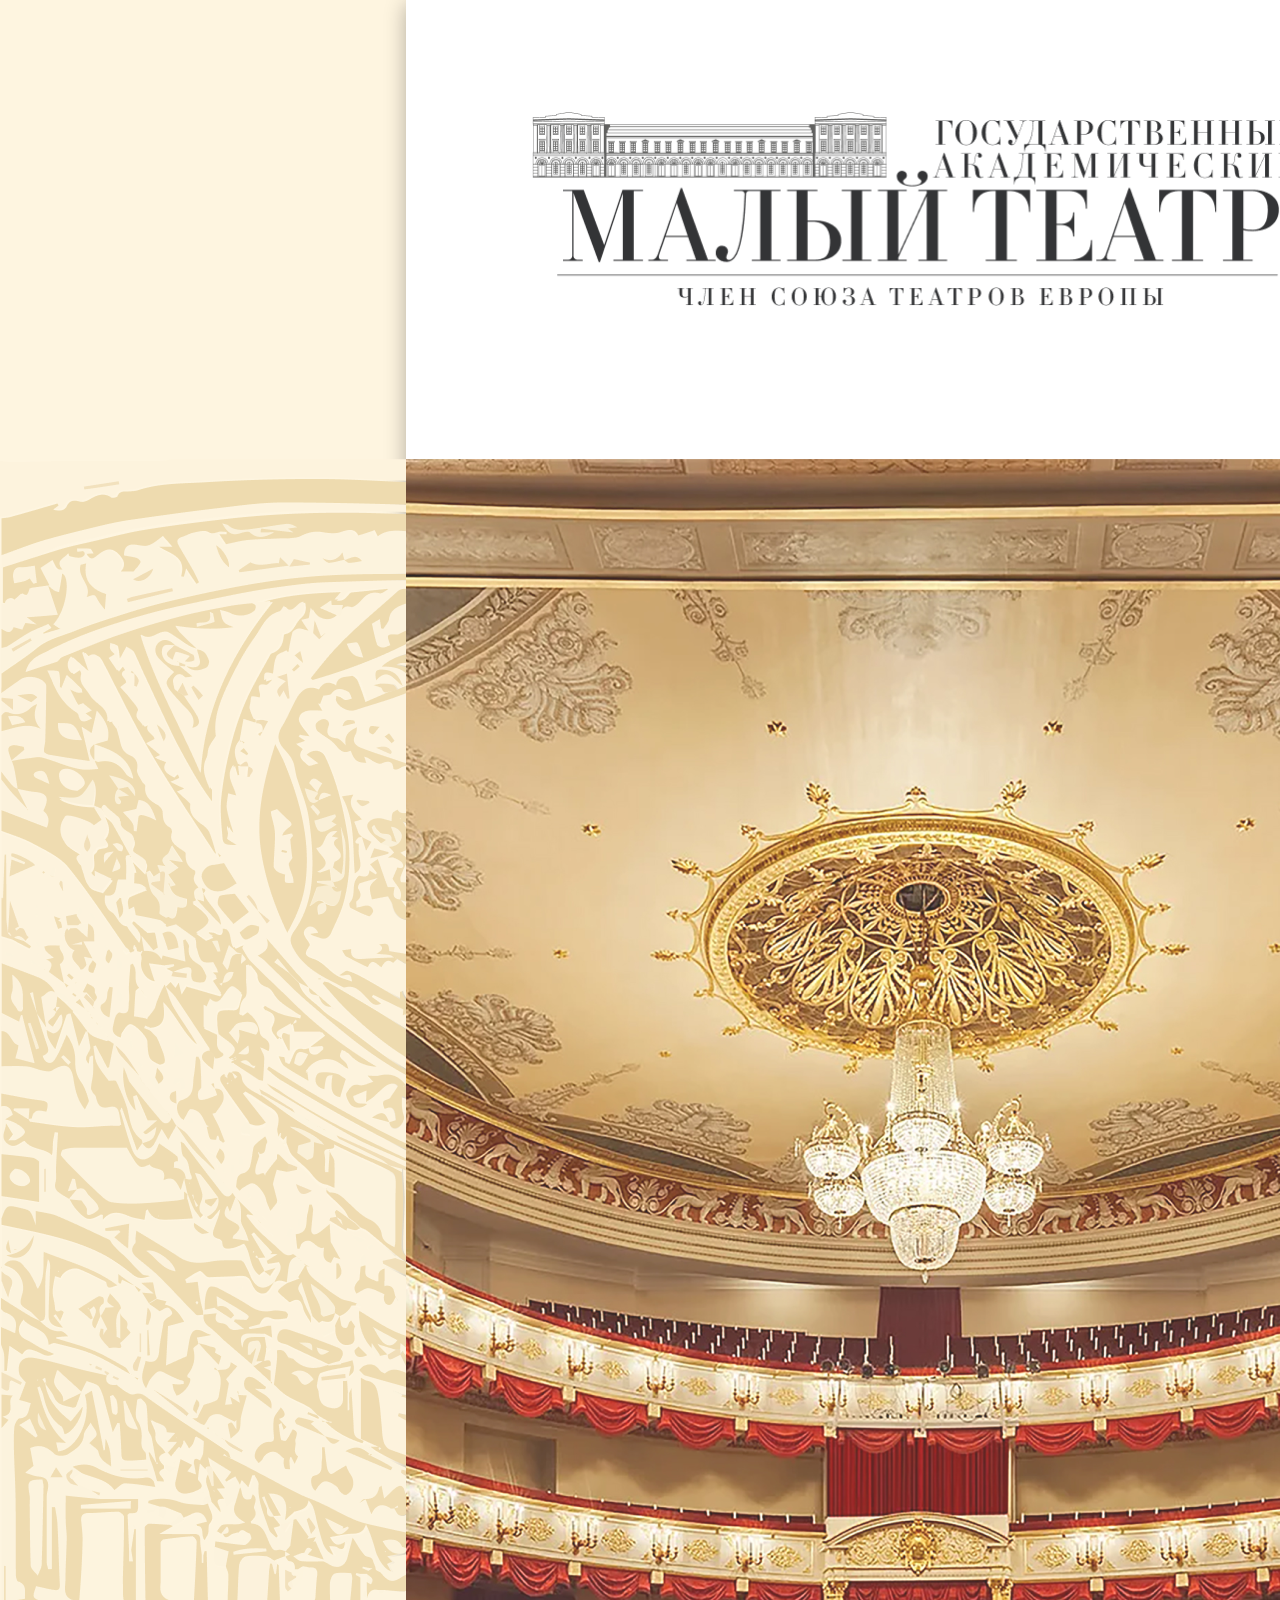
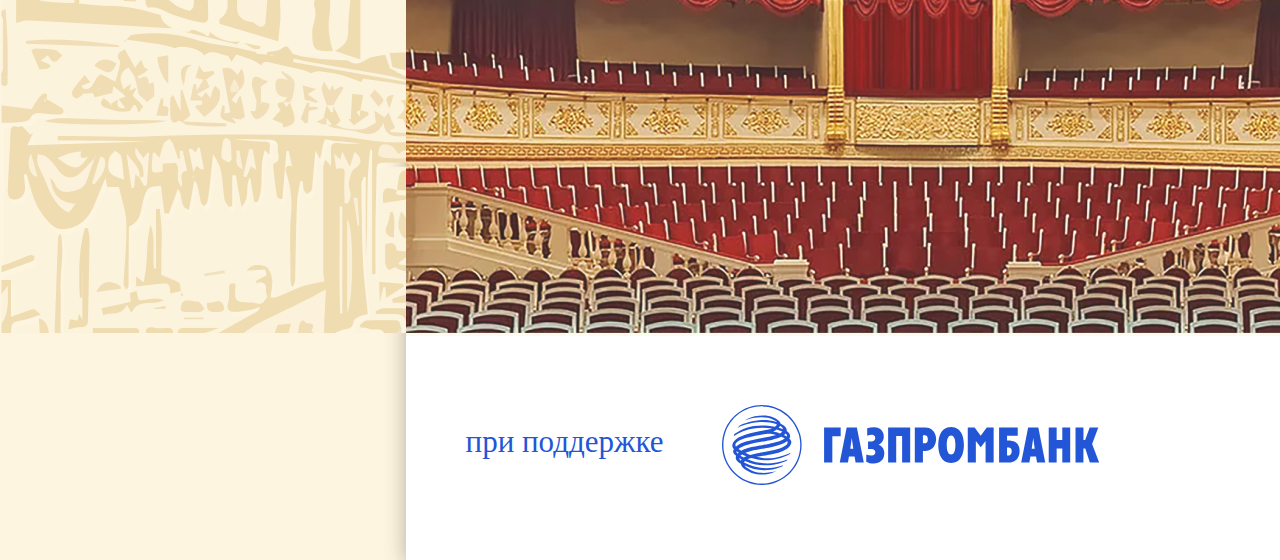
<file: index.html>
<!DOCTYPE html>
<html lang="en">
  <head>
    <meta charset="UTF-8" />
    <meta http-equiv="X-UA-Compatible" content="IE=edge" />
    <meta name="viewport" content="width=device-width, initial-scale=1.0" />
    <link rel="stylesheet" href="scss/style.css" />
    <title>Главная</title>
  </head>
  <body>
    <section class="section">
      <div class="container">
        <div class="header">
          <div class="logo"><img src="img/main/logo.png" alt="" /></div>
          <div>
            <img src="img/main/line.png" alt="" />
          </div>
        </div>
        <img class="img_fon" src="img/main/fon_teatr.png" alt="" />
        <div class="basic">
          <div class="teatr">
            <img src="img/main/teatr.png" alt="" />
          </div>
          <div>
            <a href="griboedov.html">
              <button class="btn_grib">&#149;<span>ГРИБОЕДОВ</span>&#149;</button>
              <img class="griboedov" src="img/main/griboedov.png" alt="">
            </a>
            <a href="gogol.html">
              <button class="btn_gog">&#149;<span>ГОГОЛЬ</span>&#149;</button>
              <img class="gogol" src="img/main/gogol.png" alt="">
            </a>
            <a href="shiller.html">
              <button class="btn_shil">&#149;<span>ШИЛЛЕР</span>&#149;</button>
              <img class="shil" src="img/main/shiller.png" alt="">
            </a>
            <a href="shekspir.html">
              <button class="btn_sheks">&#149;<span>ШЕКСПИР</span>&#149;</button>
              <img class="sheks" src="img/main/shekspir.png" alt="">
            </a>
            <a href="ostrovski.html">
              <button class="btn_ostrov">&#149;<span>ОСТРОВСКИЙ</span>&#149;</button>
              <img class="ostrov" src="img/main/ostrovskiy.png" alt="">
            </a>
            <a href="pushkin.html">
              <button class="btn_push">&#149;<span>ПУШКИН</span>&#149;</button>
              <img class="push" src="img/main/pushkin.png" alt="">
            </a>
          </div>
        </div>
        <footer>
          <div class="help">при поддержке</div>
          <img class="gaz" src="img/main/gazprom.svg" alt="">
          <img class="code" src="img/main/code.svg" alt="">
        </footer>
      </div>
    </section>
    
  </body>
</html>
</file>
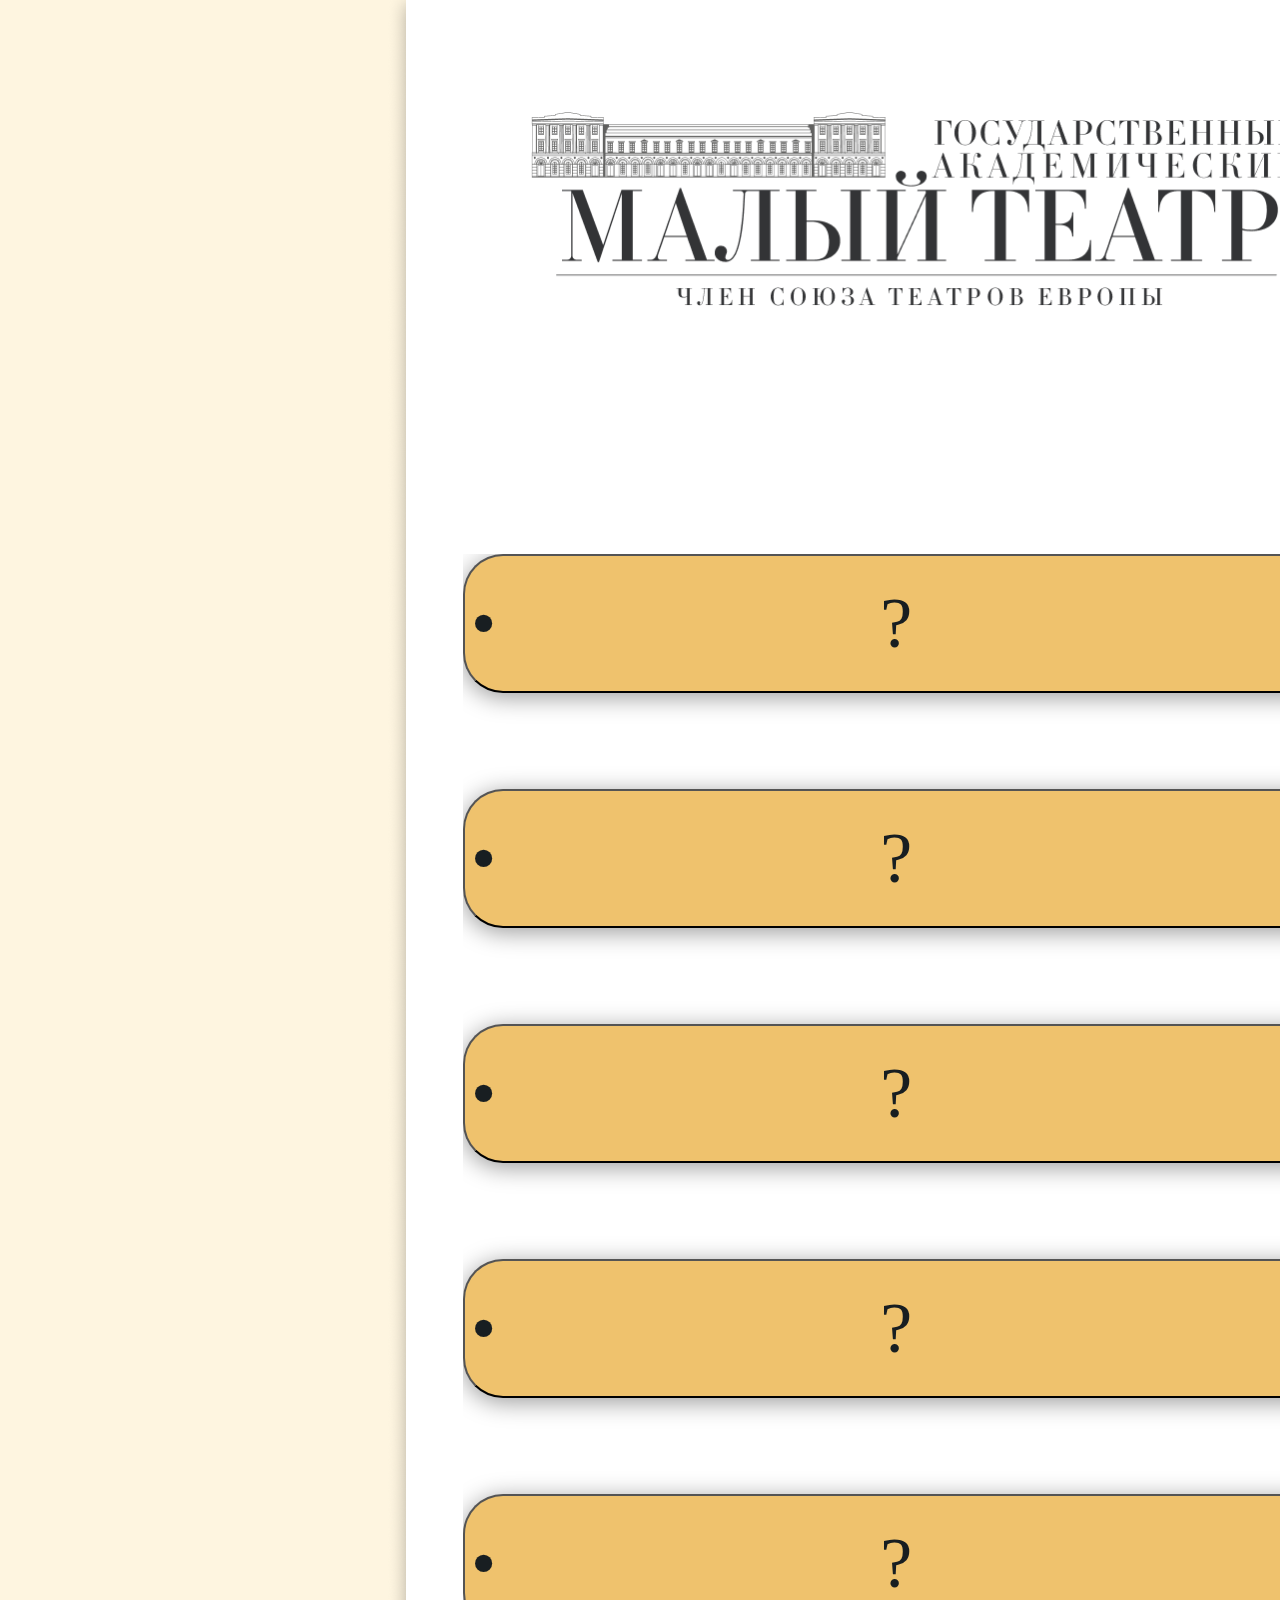
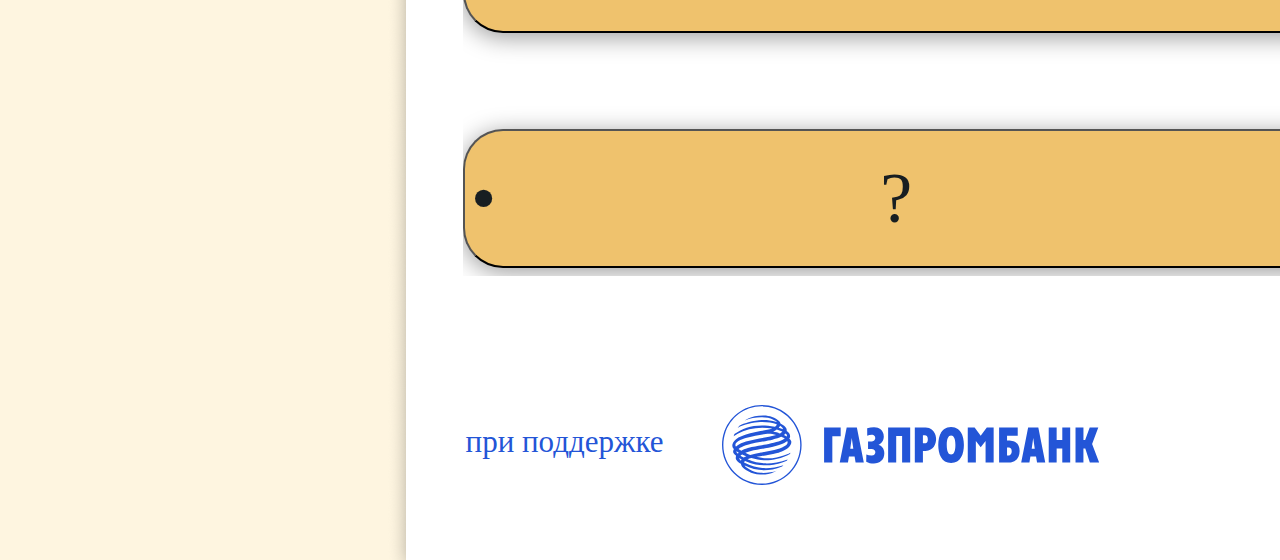
<file: gogol.html>
<!DOCTYPE html>
<html lang="en">
  <head>
    <meta charset="UTF-8" />
    <meta http-equiv="X-UA-Compatible" content="IE=edge" />
    <meta name="viewport" content="width=device-width, initial-scale=1.0" />
    <link rel="stylesheet" href="scss/style.css" />
    <title>Гоголь</title>
  </head>
  <body class="body">
    <section class="section_gog">
      <div class="header">
        <div class="logo"><img src="img/main/logo.png" alt="" /></div>
        <div>
          <img src="img/main/line.png" alt="" />
        </div>
        <div class="title">
          ГОГОЛЬ
        </div>
      </div>
      <div>
        <div class="btns">
          <a href="#"
            ><button id="godunov">
              &#149;<span style="width: 800px">?</span>&#149;
            </button></a
          >
          <a href="#"
            ><button id="godunov">
              &#149;<span style="width: 800px">?</span>&#149;
            </button></a
          >
          <a href="#"
            ><button id="godunov">
              &#149;<span style="width: 800px">?</span>&#149;
            </button></a
          >
          <a href="#"
            ><button id="godunov">
              &#149;<span style="width: 800px">?</span>&#149;
            </button></a
          >
          <a href="#"
            ><button id="godunov">
              &#149;<span style="width: 800px">?</span>&#149;
            </button></a
          >
          <a href="#"
            ><button id="godunov">
              &#149;<span style="width: 800px">?</span>&#149;
            </button></a
          >
        </div>
        <div class="info">
          <div class="info_title">
            Произведения Н.В. Гоголя на сцене Малого театра
          </div>
          <div class="info_text">
            ???????????????????
          </div>
        </div>
      </div>
      <footer>
        <div class="help">при поддержке</div>
          <img class="gaz" src="img/main/gazprom.svg" alt="">
          <a href="index.html"><button class="exit">НАЗАД</button></a>
      </footer>
    </section>
  </body>
</html>
</file>
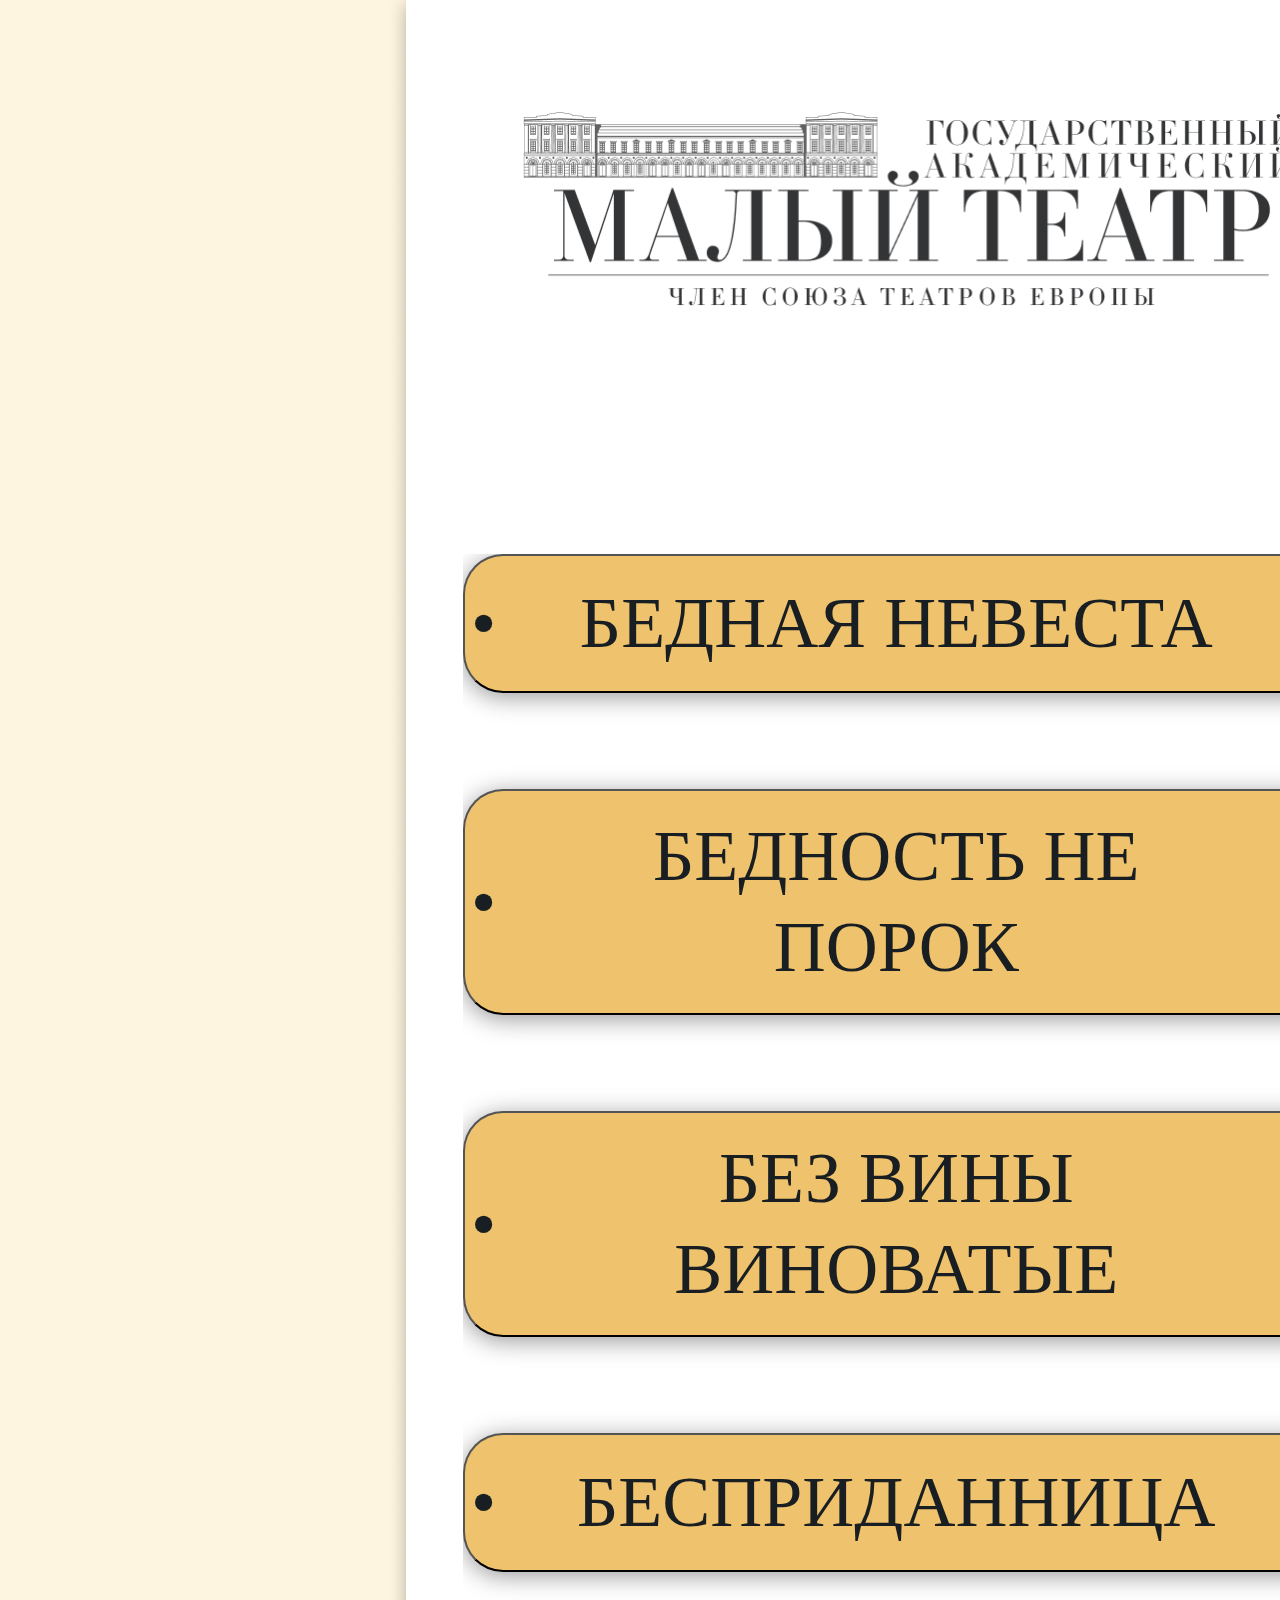
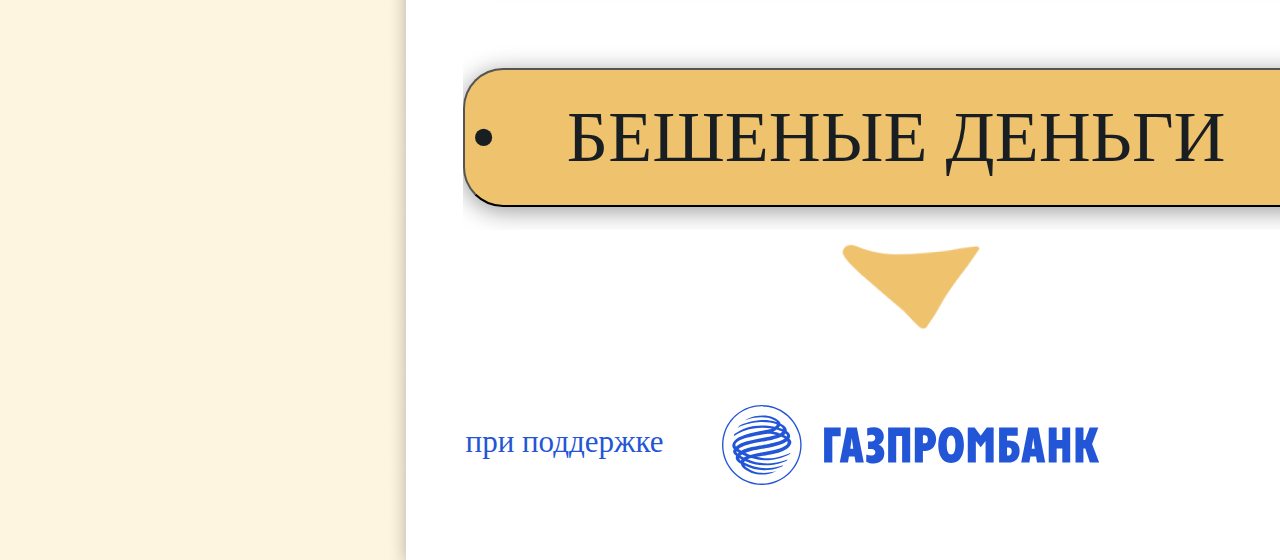
<file: ostrovski.html>
<!DOCTYPE html>
<html lang="en">
  <head>
    <meta charset="UTF-8" />
    <meta http-equiv="X-UA-Compatible" content="IE=edge" />
    <meta name="viewport" content="width=device-width, initial-scale=1.0" />
    <link rel="stylesheet" href="scss/style.css" />
    <title>Островский</title>
  </head>
  <body class="body">
    <section class="section_ostrov">
      <div class="header">
        <div class="logo"><img src="img/main/logo.png" alt="" /></div>
        <div>
          <img src="img/main/line.png" alt="" />
        </div>
        <div class="title">ОСТРОВСКИЙ</div>
      </div>
      <div>
        <div class="slider_block">
          <div class="slider_btns">
            <div class="btns_ostrov">
              <a href="#"
                ><button id="godunov">
                  &#149;<span style="width: 800px">БЕДНАЯ НЕВЕСТА</span>&#149;
                </button></a
              >
              <a href="#"
                ><button id="godunov" style="height: 226px">
                  &#149;<span style="width: 800px"
                    >БЕДНОСТЬ НЕ <br />
                    ПОРОК</span
                  >&#149;
                </button></a
              >
              <a href="#"
                ><button id="godunov" style="height: 226px">
                  &#149;<span style="width: 800px">БЕЗ ВИНЫ ВИНОВАТЫЕ</span
                  >&#149;
                </button></a
              >
              <a href="#"
                ><button id="godunov">
                  &#149;<span style="width: 800px">БЕСПРИДАННИЦА</span>&#149;
                </button></a
              >
              <a href="#"
                ><button id="godunov">
                  &#149;<span style="width: 800px">БЕШЕНЫЕ ДЕНЬГИ</span>&#149;
                </button></a
              >
              <a href="#"
                ><button id="godunov">
                  &#149;<span style="width: 800px">?</span>&#149;
                </button></a
              >
            </div>
          </div>
        </div>

        <button class="btn-strelka">
          <img src="img/strelka.png" alt="" />
        </button>
        <div class="info">
          <div class="info_title">
            Произведения А.Н. Островского на сцене Малого театра
          </div>
          <div class="info_text">???????????????????</div>
        </div>
      </div>

      <footer>
        <div class="help">при поддержке</div>
        <img class="gaz" src="img/main/gazprom.svg" alt="" />
        <a href="index.html"><button class="exit">НАЗАД</button></a>
      </footer>
    </section>
    <script src="ostrovski.js"></script>
  </body>
</html>
</file>
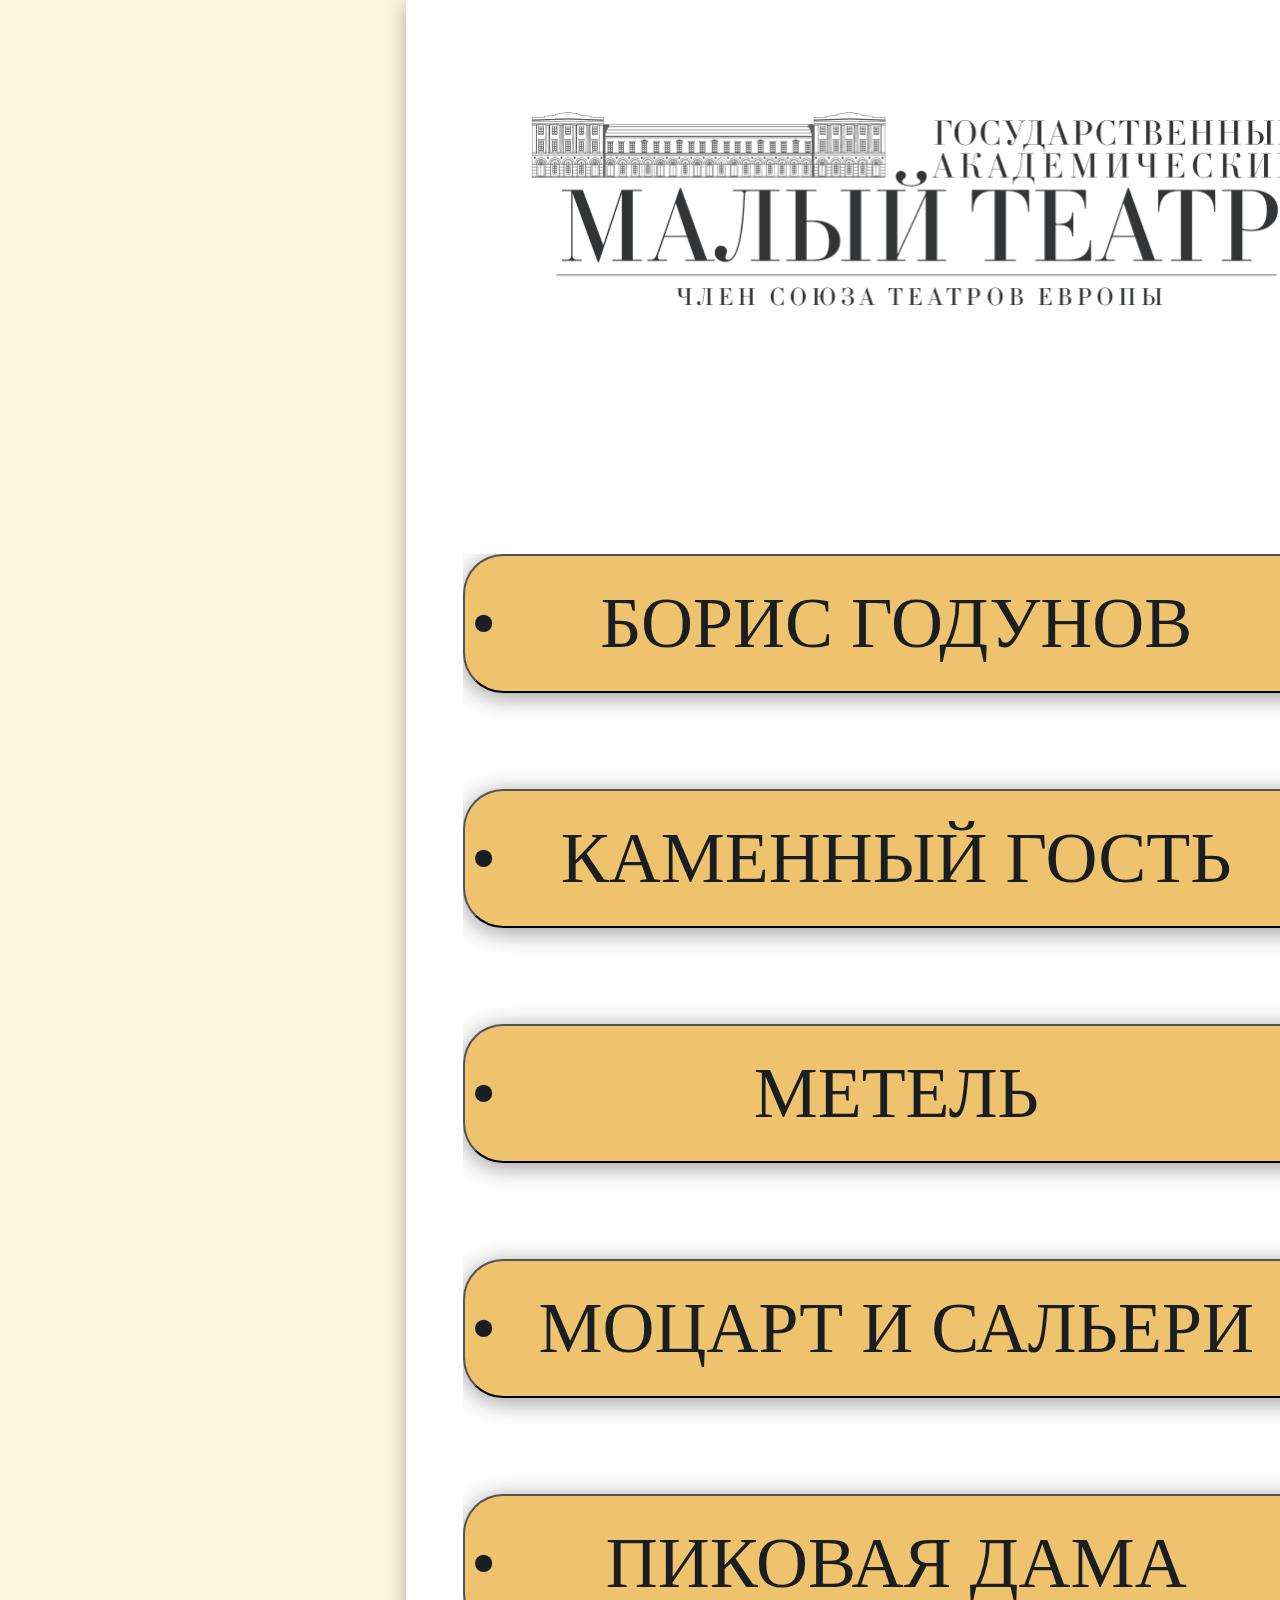
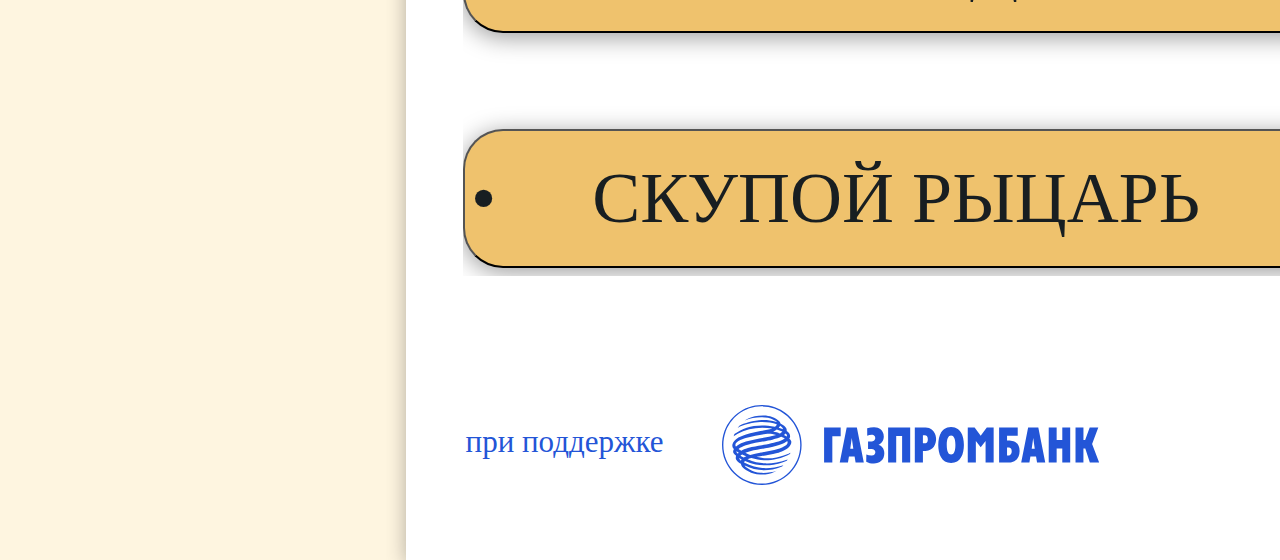
<file: pushkin.html>
<!DOCTYPE html>
<html lang="en">
  <head>
    <meta charset="UTF-8" />
    <meta http-equiv="X-UA-Compatible" content="IE=edge" />
    <meta name="viewport" content="width=device-width, initial-scale=1.0" />
    <link rel="stylesheet" href="scss/style.css" />
    <title>Пушкин</title>
  </head>
  <body class="body">
    <section class="section_push">
      <div class="header">
        <div class="logo"><img src="img/main/logo.png" alt="" /></div>
        <div>
          <img src="img/main/line.png" alt="" />
        </div>
        <div class="title">
          ПУШКИН
        </div>
      </div>
      <div>
        <div class="btns">
          <a href="pushkin_godunov.html"
            ><button id="godunov">
              &#149;<span style="width: 800px">БОРИС ГОДУНОВ</span>&#149;
            </button></a
          >
          <a href="#"
            ><button id="godunov">
              &#149;<span style="width: 800px">КАМЕННЫЙ ГОСТЬ</span>&#149;
            </button></a
          >
          <a href="#"
            ><button id="godunov">
              &#149;<span style="width: 800px">МЕТЕЛЬ</span>&#149;
            </button></a
          >
          <a href="#"
            ><button id="godunov">
              &#149;<span style="width: 800px">МОЦАРТ И САЛЬЕРИ</span>&#149;
            </button></a
          >
          <a href="#"
            ><button id="godunov">
              &#149;<span style="width: 800px">ПИКОВАЯ ДАМА</span>&#149;
            </button></a
          >
          <a href="#"
            ><button id="godunov">
              &#149;<span style="width: 800px">СКУПОЙ РЫЦАРЬ</span>&#149;
            </button></a
          >
        </div>
        <div class="info">
          <div class="info_title">
            Произведения А.С. Пушкина на сцене Малого театра
          </div>
          <div class="info_text">
            Малый театр уделял большое внимание памятным датам А.С.Пушкина. В
            1847 г. был показан «Каменный гость», в 1854-м – «Моцарт и Сальери».
            В 1867 г. вышел «Борис Годунов», в 1874-м – «Русалка». Столетие со
            дня смерти Пушкина ознаменовалось сразу двумя новыми постановками.
            15 марта 1937 г. были показаны «Скупой рыцарь», «Моцарт и Сальери»,
            «Каменный гость». 23 апреля 1937 г. прошла премьера «Бориса
            Годунова» с М.Ф.Лениным в заглавной роли. С особым размахом Малый
            отпраздновал столетие со дня рождения А.С.Пушкина. 26 апреля 1899 г.
            состоялось представление, в ходе которого показали сцены из
            «Каменного гостя», «Скупого рыцаря» и «Русалки», а также «Корчму на
            литовской границе» из трагедии «Борис Годунов». В 1999 г. Малый
            театр отметил двухсотлетие А.С.Пушкина премьерой «Сказки о царе
            Салтане». Этот спектакль присутствует в репертуаре и сегодня. Кроме
            «Сказки о царе Салтане» творчество Пушкина представлено «Пиковой
            дамой» и «Метелью».
          </div>
        </div>
      </div>
      <footer>
        <div class="help">при поддержке</div>
          <img class="gaz" src="img/main/gazprom.svg" alt="">
          <a href="index.html"><button class="exit">НАЗАД</button></a>
      </footer>
    </section>
  </body>
</html>
</file>
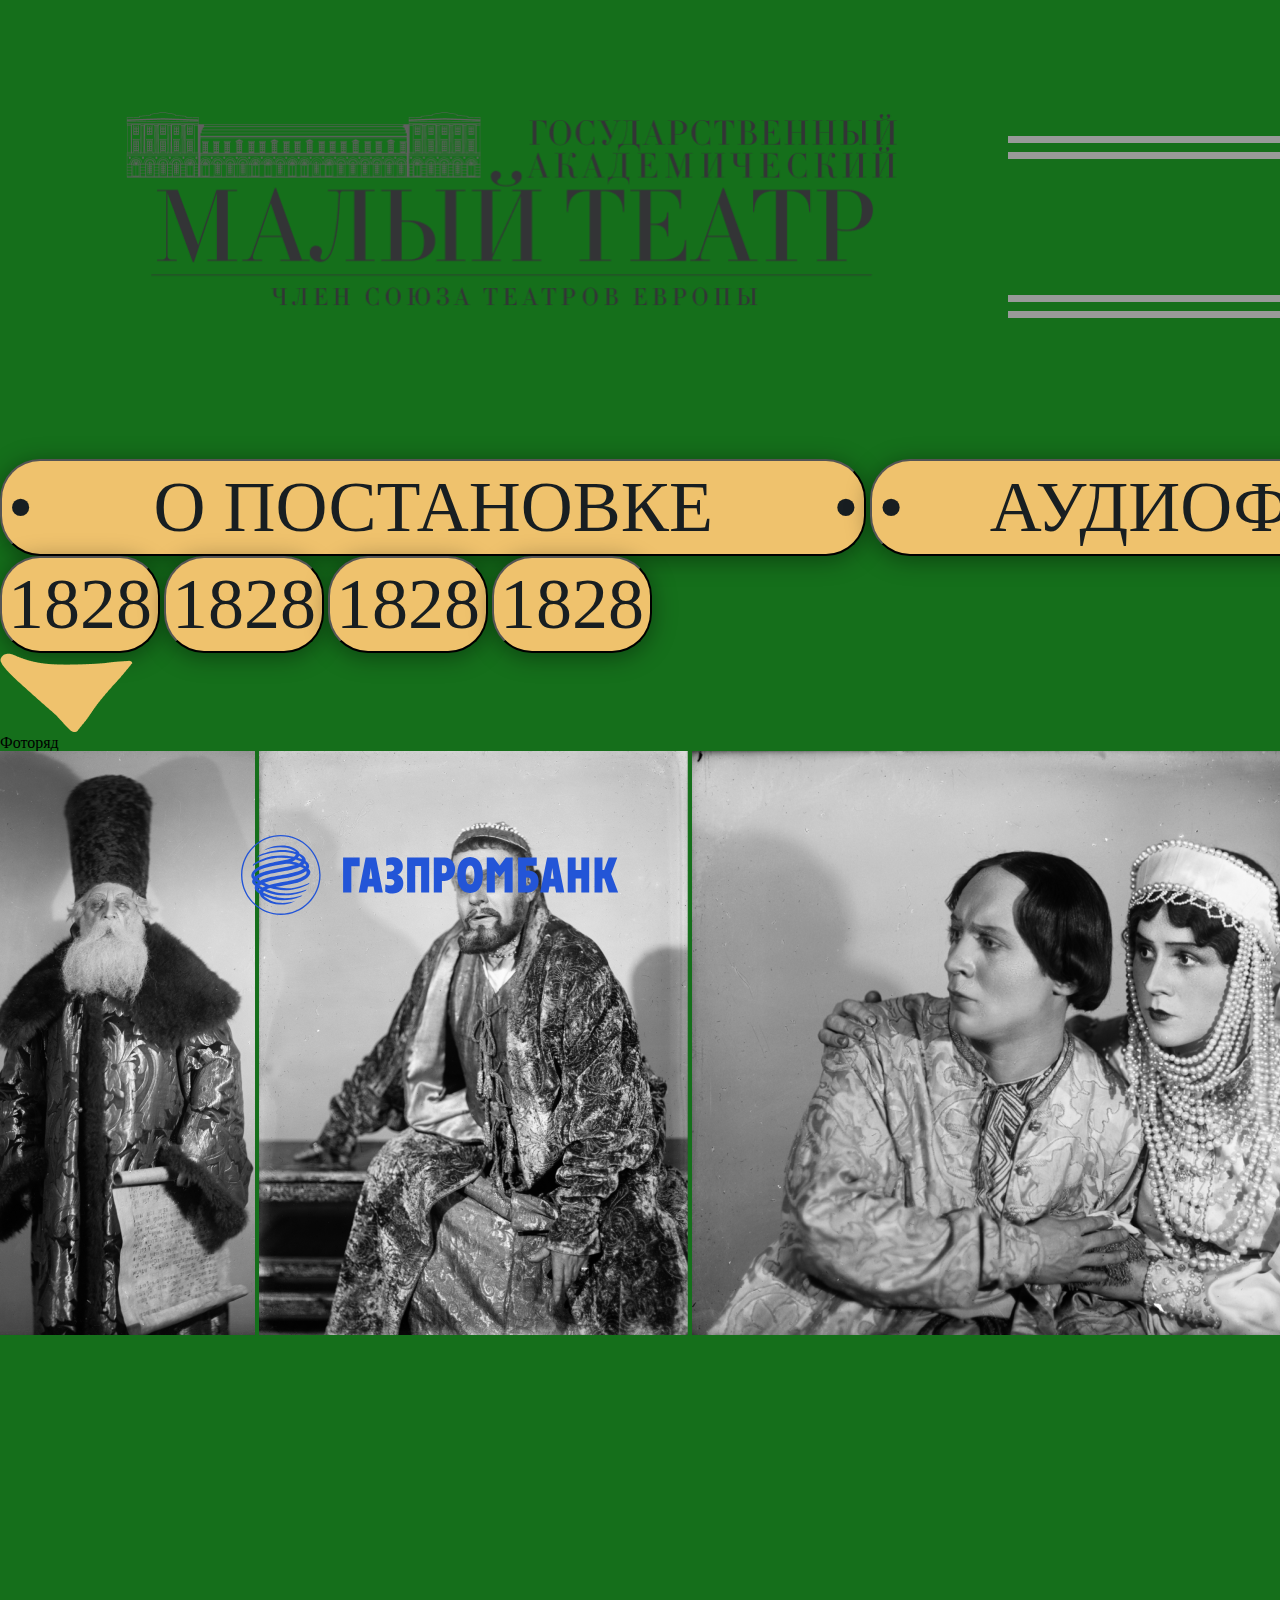
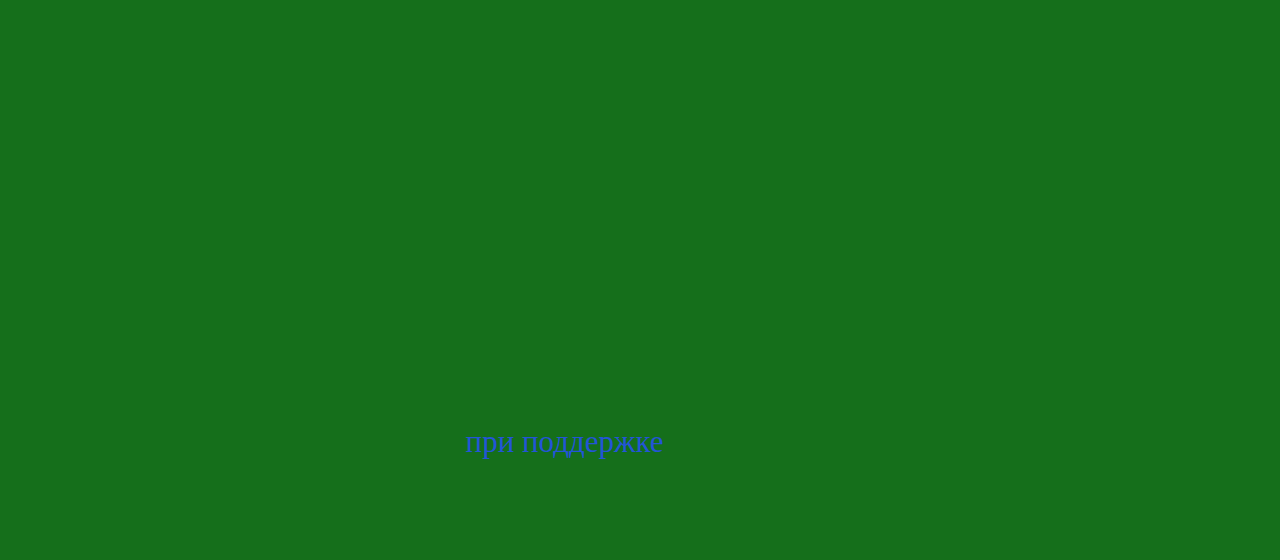
<file: pushkin_godunov.html>
<!DOCTYPE html>
<html lang="en">
  <head>
    <meta charset="UTF-8" />
    <meta http-equiv="X-UA-Compatible" content="IE=edge" />
    <meta name="viewport" content="width=device-width, initial-scale=1.0" />
    <link rel="stylesheet" href="scss/style.css" />
    <title>Борис Годунов</title>
  </head>
  <body class="body">
    <section class="section_godunov">
      <div class="header">
        <div class="logo"><img src="img/main/logo.png" alt="" /></div>
        <div>
          <img src="img/main/line.png" alt="" />
        </div>
        <div class="title">БОРИС ГОДУНОВ</div>
      </div>
      <div>
        <div class="btns_godunov">
          <a href="#"
            ><button id="godunov1">
              &#149;<span style="width: 800px">О ПОСТАНОВКЕ</span>&#149;
            </button></a
          >
          <a href="#"
            ><button id="godunov2">
              &#149;<span style="width: 800px">АУДИОФРАГМЕНТ</span>&#149;
            </button></a
          >
        </div>
        <div class="info">
          <div class="info_title">Даты постановок</div>
          <div class="data_btns">
            <button class="number">1828</button>
            <button class="number">1828</button>
            <button class="number">1828</button>
            <button class="number">1828</button>
            <div >
              <img class="btn-slide" src="img/strelka.png" alt="" />
            </div>
          </div>
        </div>
        <div>
          <div class="fotoryad">Фоторяд</div>
          <div class="foto">
            <img src="img/pushkin/1.png" alt="">
            <img src="img/pushkin/2.png" alt="">
            <img src="img/pushkin/3.png" alt="">
            <img src="img/pushkin/4.png" alt="">
            <img src="img/pushkin/5.png" alt="">
            <img src="img/pushkin/6.png" alt="">
            
          </div>
        </div>
      </div>
      <footer>
        <div class="help">при поддержке</div>
        <img class="gaz" src="img/main/gazprom.svg" alt="" />
        <a href="pushkin.html"><button class="exit">НАЗАД</button></a>
      </footer>
    </section>
  </body>
</html>
</file>
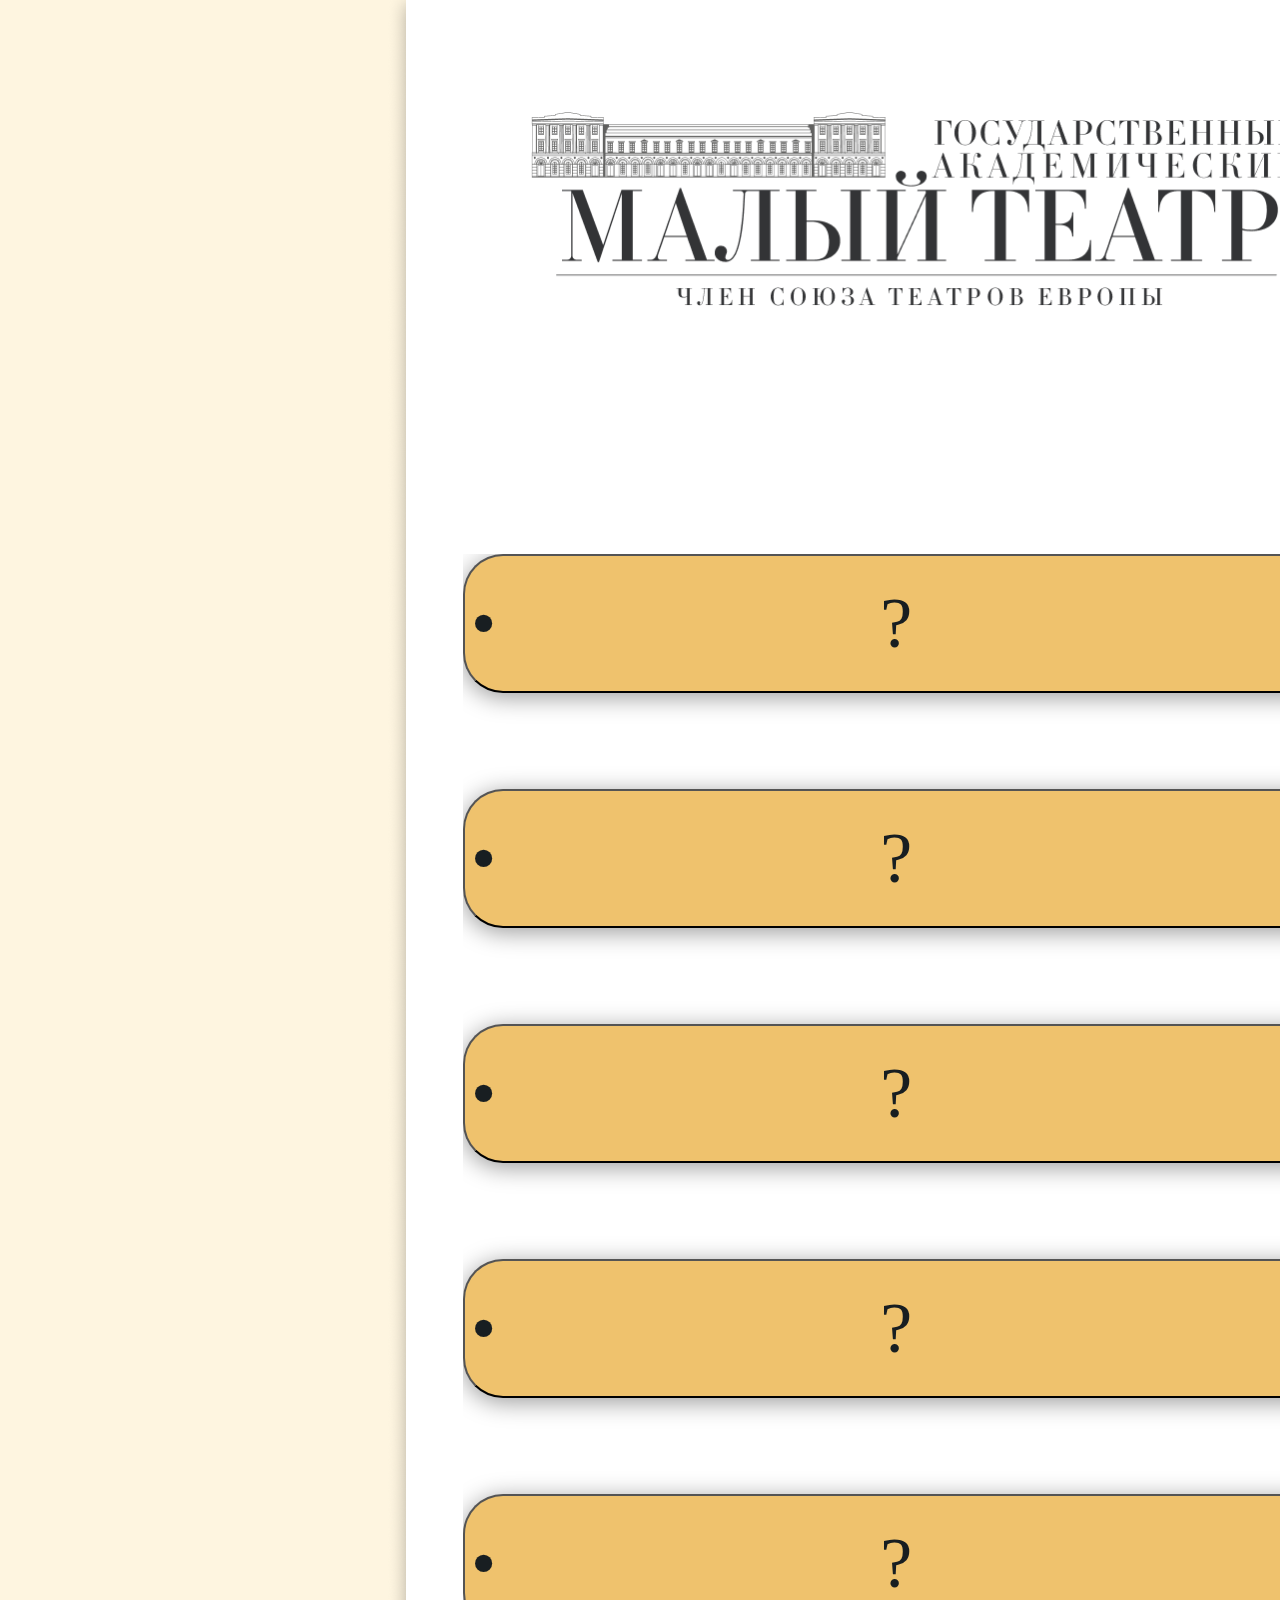
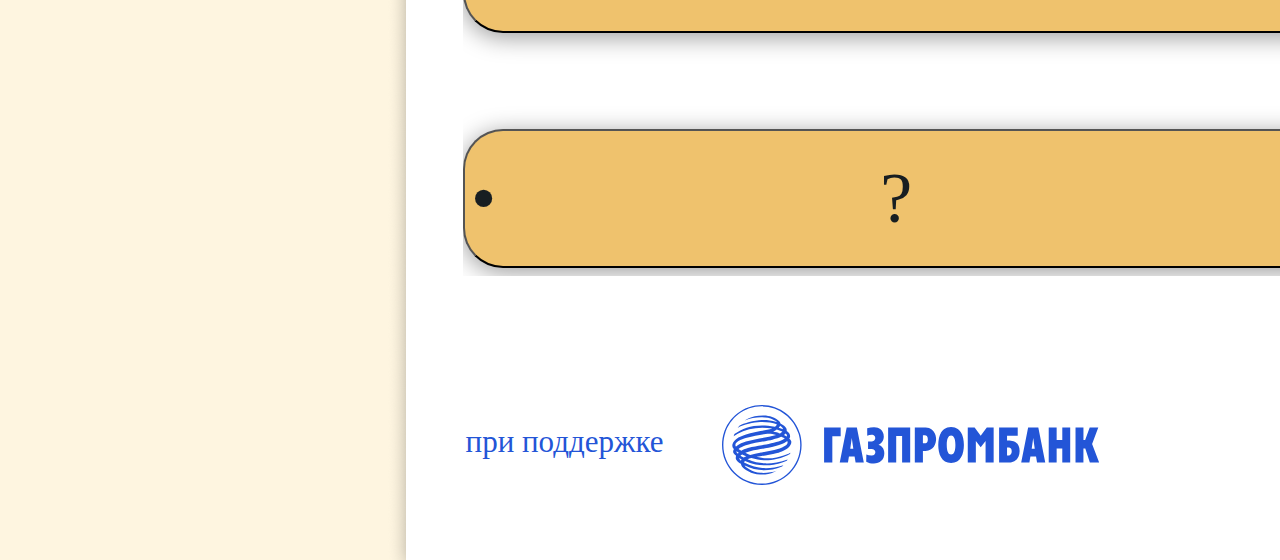
<file: shekspir.html>
<!DOCTYPE html>
<html lang="en">
  <head>
    <meta charset="UTF-8" />
    <meta http-equiv="X-UA-Compatible" content="IE=edge" />
    <meta name="viewport" content="width=device-width, initial-scale=1.0" />
    <link rel="stylesheet" href="scss/style.css" />
    <title>Шекспир</title>
  </head>
  <body class="body">
    <section class="section_shek">
      <div class="header">
        <div class="logo"><img src="img/main/logo.png" alt="" /></div>
        <div>
          <img src="img/main/line.png" alt="" />
        </div>
        <div class="title">
          ШЕКСПИР
        </div>
      </div>
      <div>
        <div class="btns">
          <a href="#"
            ><button id="godunov">
              &#149;<span style="width: 800px">?</span>&#149;
            </button></a
          >
          <a href="#"
            ><button id="godunov">
              &#149;<span style="width: 800px">?</span>&#149;
            </button></a
          >
          <a href="#"
            ><button id="godunov">
              &#149;<span style="width: 800px">?</span>&#149;
            </button></a
          >
          <a href="#"
            ><button id="godunov">
              &#149;<span style="width: 800px">?</span>&#149;
            </button></a
          >
          <a href="#"
            ><button id="godunov">
              &#149;<span style="width: 800px">?</span>&#149;
            </button></a
          >
          <a href="#"
            ><button id="godunov">
              &#149;<span style="width: 800px">?</span>&#149;
            </button></a
          >
        </div>
        <div class="info">
          <div class="info_title">
            Произведения У. Шекспира на сцене Малого театра
          </div>
          <div class="info_text">
            ???????????????????
          </div>
        </div>
      </div>
      <footer>
        <div class="help">при поддержке</div>
          <img class="gaz" src="img/main/gazprom.svg" alt="">
          <a href="index.html"><button class="exit">НАЗАД</button></a>
      </footer>
    </section>
  </body>
</html>
</file>
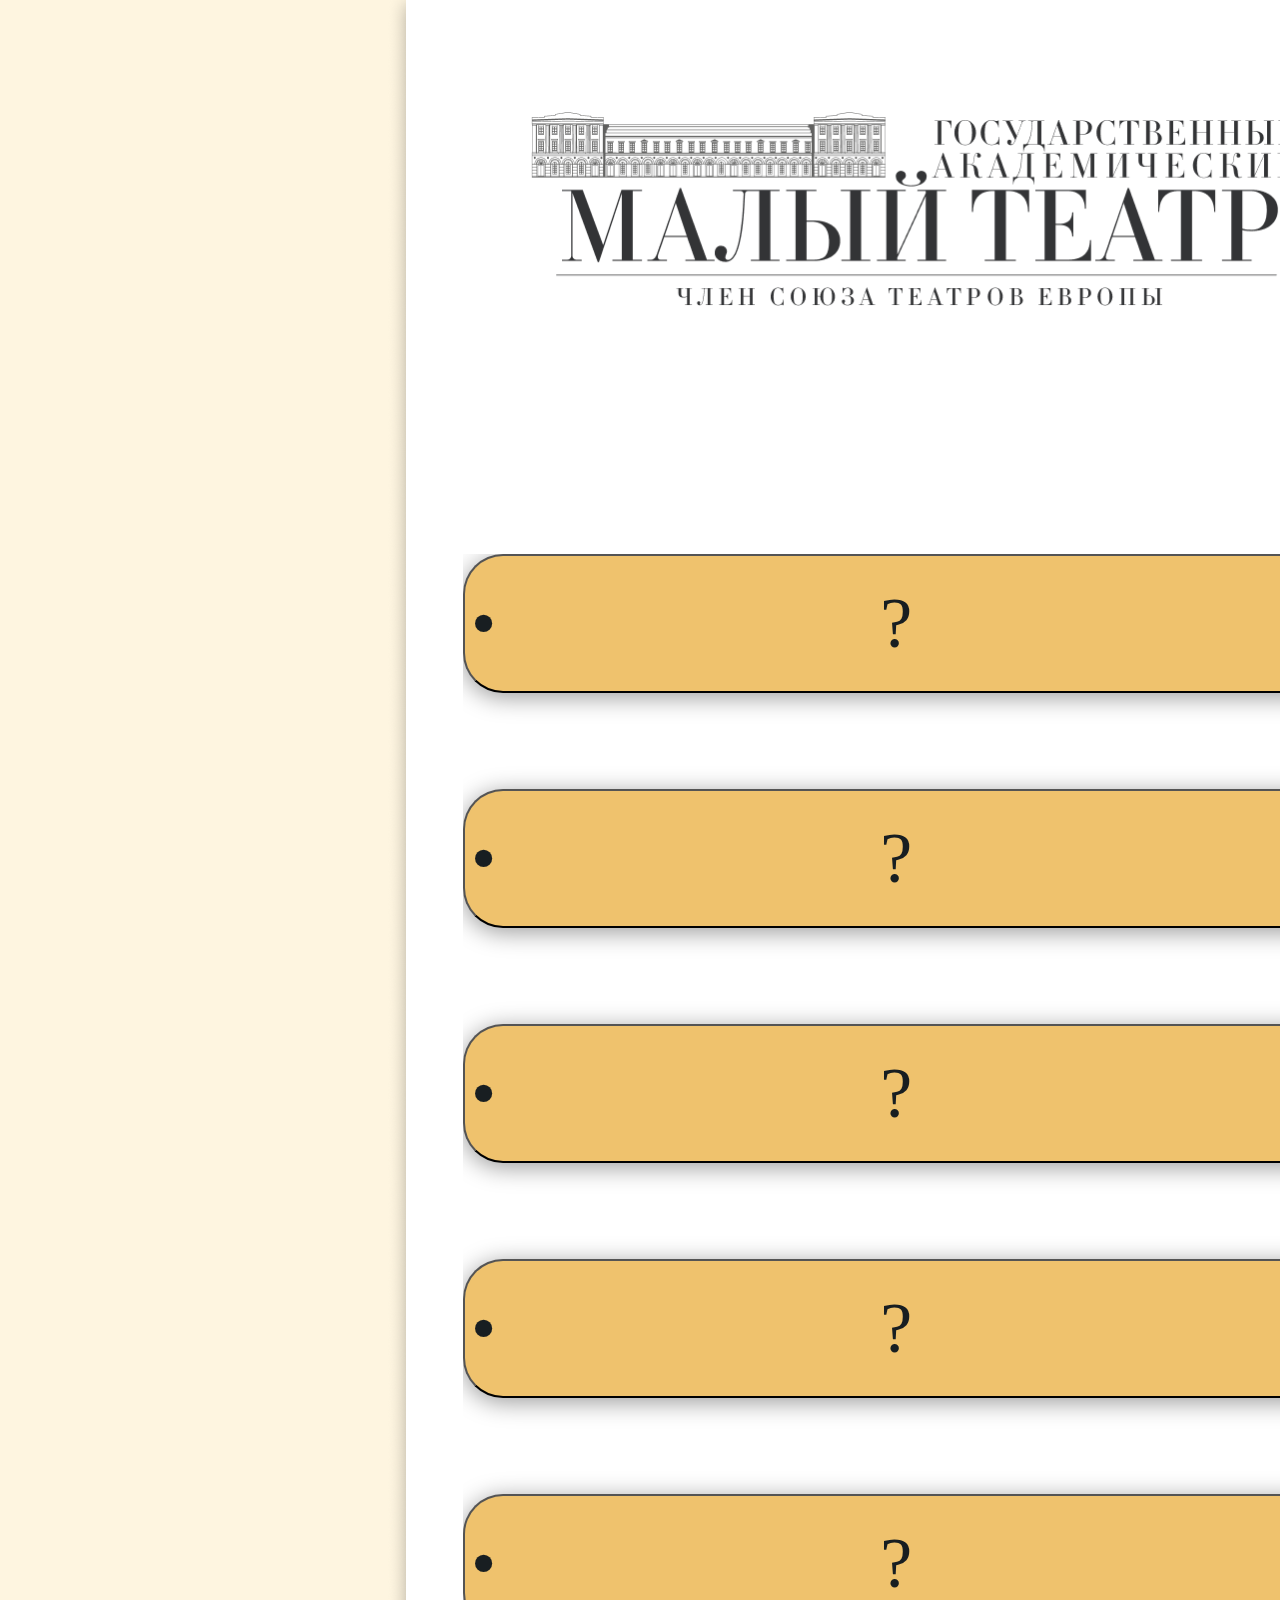
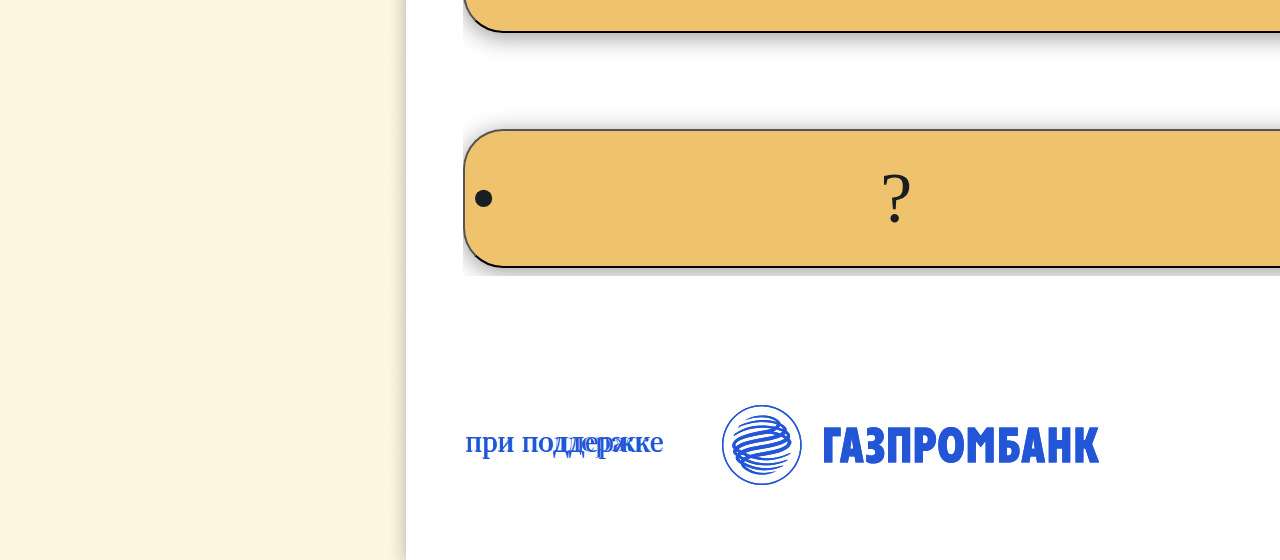
<file: shiller.html>
<!DOCTYPE html>
<html lang="en">
  <head>
    <meta charset="UTF-8" />
    <meta http-equiv="X-UA-Compatible" content="IE=edge" />
    <meta name="viewport" content="width=device-width, initial-scale=1.0" />
    <link rel="stylesheet" href="scss/style.css" />
    <title>Шиллер</title>
  </head>
  <body class="body">
    <section class="section_shill">
      <div class="header">
        <div class="logo"><img src="img/main/logo.png" alt="" /></div>
        <div>
          <img src="img/main/line.png" alt="" />
        </div>
        <div class="title">
          ШИЛЛЕР
        </div>
      </div>
      <div>
        <div class="btns">
          <a href="#"
            ><button id="godunov">
              &#149;<span style="width: 800px">?</span>&#149;
            </button></a
          >
          <a href="#"
            ><button id="godunov">
              &#149;<span style="width: 800px">?</span>&#149;
            </button></a
          >
          <a href="#"
            ><button id="godunov">
              &#149;<span style="width: 800px">?</span>&#149;
            </button></a
          >
          <a href="#"
            ><button id="godunov">
              &#149;<span style="width: 800px">?</span>&#149;
            </button></a
          >
          <a href="#"
            ><button id="godunov">
              &#149;<span style="width: 800px">?</span>&#149;
            </button></a
          >
          <a href="#"
            ><button id="godunov">
              &#149;<span style="width: 800px">?</span>&#149;
            </button></a
          >
        </div>
        <div class="info">
          <div class="info_title">
            Произведения Ф. Шиллера на сцене Малого театра
          </div>
          <div class="info_text">
            ???????????????????
          </div>
        </div>
      </div>
      <footer>
        <div class="help">при поддержке</div>
          <img class="gaz" src="img/main/gazprom.svg" alt="">
          <a href="index.html"><button class="exit">НАЗАД</button></a>
      </footer>
    </section>
  </body>
</html>
</file>
<file: scss/style.css>
body {
  background-color: #156f1b;
  width: 3840px;
  height: 2160px;
}

.section {
  position: absolute;
  background-color: #fef5e0;
  width: 3840px;
  height: 2160px;
  display: flex;
  justify-content: center;
}

.container {
  width: 3028px;
  background-color: white;
  box-shadow: 0px 4px 20px rgba(0, 0, 0, 0.3);
}

.header {
  display: flex;
}

.logo {
  width: 1008px;
  height: 456px;
}

.logo img {
  width: 770.88px;
  height: 194.31px;
  margin: 112.07px 111.27px 149.62px 125.84px;
}

.img_fon {
  position: absolute;
  left: 0;
  z-index: 0;
}

.basic {
  background-color: #fffaee;
}

.teatr {
  display: contents;
}

.teatr img {
  width: 1009.69px;
  height: 1474px;
  position: relative;
  z-index: 1;
}

button {
  background: #efc26d;
  box-shadow: 0px 4px 25px rgba(0, 0, 0, 0.4);
  border-radius: 40px;
  cursor: pointer;
  font-family: "Bodoni";
  font-style: normal;
  font-weight: 400;
  font-size: 72px;
  line-height: 91px;
  /* identical to box height */
  color: #181e21;
}

.btn_grib {
  position: absolute;
  width: 1062px;
  height: 145px;
  left: 1757px;
  top: 625px;
  text-align: end;
  padding-right: 62px;
}

button span {
  width: 602px;
  display: inline-block;
  text-align: center;
}

.griboedov {
  position: absolute;
  width: 355px;
  height: 355px;
  left: 1579px;
  top: 520px;
}

.btn_gog {
  position: absolute;
  width: 1062px;
  height: 145px;
  left: 2050px;
  top: 825px;
  text-align: left;
  padding-left: 52px;
}

.gogol {
  position: absolute;
  width: 355px;
  height: 355px;
  left: 2919px;
  top: 720px;
}

.btn_shil {
  position: absolute;
  width: 1062px;
  height: 145px;
  left: 1757px;
  top: 1025px;
  text-align: end;
  padding-right: 62px;
}

.shil {
  position: absolute;
  width: 355px;
  height: 355px;
  left: 1579px;
  top: 920px;
}

.btn_sheks {
  position: absolute;
  width: 1062px;
  height: 145px;
  left: 2050px;
  top: 1225px;
  text-align: left;
  padding-left: 52px;
}

.sheks {
  position: absolute;
  width: 355px;
  height: 355px;
  left: 2919px;
  top: 1144px;
}

.btn_ostrov {
  position: absolute;
  width: 1062px;
  height: 145px;
  left: 1757px;
  top: 1425px;
  text-align: end;
  padding-right: 62px;
}

.ostrov {
  position: absolute;
  width: 355px;
  height: 355px;
  left: 1579px;
  top: 1320px;
}

.btn_push {
  position: absolute;
  width: 1062px;
  height: 145px;
  left: 2050px;
  top: 1625px;
  text-align: left;
  padding-left: 52px;
}

.push {
  position: absolute;
  width: 355px;
  height: 355px;
  left: 2919px;
  top: 1520px;
}

.help {
  position: absolute;
  width: 815px;
  height: 137px;
  left: 157px;
  top: 2022px;
  font-family: "Bodoni";
  font-style: normal;
  font-weight: 400;
  font-size: 31px;
  line-height: 39px;
  text-align: center;
  color: #2355d7;
}

.gaz {
  top: 92.82%;
  position: absolute;
  left: 18.8%;
}

.code {
  position: absolute;
  width: 150px;
  height: 150px;
  left: 3244px;
  top: 1972px;
}

html, body, div, span, applet, object, iframe,
h1, h2, h3, h4, h5, h6, p, blockquote, pre,
a, abbr, acronym, address, big, cite, code,
del, dfn, em, img, ins, kbd, q, s, samp,
small, strike, strong, sub, sup, tt, var,
b, u, i, center,
dl, dt, dd, ol, ul, li,
fieldset, form, label, legend,
table, caption, tbody, tfoot, thead, tr, th, td,
article, aside, canvas, details, embed,
figure, figcaption, footer, header, hgroup,
menu, nav, output, ruby, section, summary,
time, mark, audio, video {
  margin: 0;
  padding: 0;
  border: 0;
  font-size: 100%;
  font: inherit;
  vertical-align: baseline;
}

/* HTML5 display-role reset for older browsers */
article, aside, details, figcaption, figure,
footer, header, hgroup, menu, nav, section {
  display: block;
}

body {
  line-height: 1;
}

ol, ul {
  list-style: none;
}

blockquote, q {
  quotes: none;
}

blockquote:before, blockquote:after,
q:before, q:after {
  content: "";
  content: none;
}

table {
  border-collapse: collapse;
  border-spacing: 0;
}

.body {
  background-color: #156f1b;
  width: 3840px;
  height: 2160px;
}

.section_push {
  position: absolute;
  background-image: url(../img/pushkin/fon_push.svg);
  width: 3840px;
  height: 2160px;
  display: flex;
  flex-wrap: wrap;
  justify-content: center;
}

.title {
  position: absolute;
  width: 1552px;
  height: 242px;
  left: 1648px;
  top: 169px;
  font-family: "Bodoni";
  font-style: normal;
  font-weight: 400;
  font-size: 111px;
  line-height: 123px;
  text-align: center;
}

.btns {
  position: absolute;
  width: 893px;
  height: 1322px;
  left: 463px;
  top: 554px;
  overflow: hidden;
}

#godunov {
  width: 893px;
  height: 139px;
  margin-bottom: 96px;
  display: flex;
  align-items: center;
}

button:hover {
  background-color: #be9446;
}

.info_title {
  position: absolute;
  width: 1310px;
  height: 79px;
  left: 1746px;
  top: 475px;
  font-family: "Bodoni";
  font-style: normal;
  font-weight: 400;
  font-size: 48px;
  line-height: 53px;
  text-align: center;
  color: #000000;
  padding: 19px;
  border-bottom: 1px solid black;
}

.info_text {
  position: absolute;
  width: 1801px;
  height: 960px;
  left: 1525px;
  top: 619px;
  font-family: "Bodoni";
  font-style: normal;
  font-weight: 400;
  font-size: 48px;
  line-height: 53px;
  color: #000000;
}

.exit {
  position: absolute;
  width: 366px;
  height: 139px;
  left: 2241px;
  top: 1975px;
  background: #FFFFFF;
  border: 4px solid #C9C9C9;
  border-radius: 30px;
  font-family: "Open Sans";
  font-style: normal;
  font-weight: 400;
  font-size: 54px;
  line-height: 74px;
  text-align: center;
  color: #C9C9C9;
}

.exit:hover {
  background-color: #433f3f;
}

.section_gog {
  background-image: url(../img/gogol/fon_gogol.png);
  position: absolute;
  width: 3840px;
  height: 2160px;
  display: flex;
  flex-wrap: wrap;
  justify-content: center;
}

.section_shill {
  background-image: url(../img/shiller/fon_shil.png);
  position: absolute;
  width: 3840px;
  height: 2160px;
  display: flex;
  flex-wrap: wrap;
  justify-content: center;
}

.section_shek {
  background-image: url(../img/shekspir/fon_sheks.png);
  position: absolute;
  width: 3840px;
  height: 2160px;
  display: flex;
  flex-wrap: wrap;
  justify-content: center;
}

.section_ostrov {
  background-image: url(../img/ostrovski/fon_ostrovski.png);
  position: absolute;
  width: 3840px;
  height: 2160px;
  display: flex;
  flex-wrap: wrap;
  justify-content: center;
}

a {
  text-decoration: none;
}

.btn-strelka img {
  position: absolute;
  width: 137.81px;
  height: 88.02px;
  left: 843.52px;
  top: 1841px;
  transform: rotate(-3deg);
}

.slider_btns {
  overflow: hidden;
  position: absolute;
  width: 893px;
  height: 1276px;
  left: 463px;
  top: 554px;
}

.btns_ostrov {
  position: absolute;
  width: 893px;
  height: 1276px;
}

.section_grib {
  background-image: url(../img/griboedov/fon_griboedov.png);
  position: absolute;
  width: 3840px;
  height: 2160px;
  display: flex;
  flex-wrap: wrap;
  justify-content: center;
}

.info_title_grib {
  position: absolute;
  width: 1310px;
  height: 115px;
  left: 1769px;
  top: 398px;
  font-family: "Ceremonious One";
  font-style: normal;
  font-weight: 400;
  font-size: 121px;
  line-height: 141px;
  text-align: center;
  border-bottom: 1px solid black;
}

.info_text_grib {
  position: absolute;
  width: 1801px;
  height: 1316px;
  left: 1525px;
  top: 562px;
  font-family: "Bodoni";
  font-style: normal;
  font-weight: 400;
  font-size: 40px;
  line-height: 44px;
  text-indent: 50px;
  color: #000000;
}

@font-face {
  font-family: "Ceremonious One";
  src: url("../fonts/ceremonious-one/ceremonious-one.eot");
  src: url("../fonts/ceremonious-one/ceremonious-one.eot?#iefix") format("embedded-opentype"), url("../fonts/ceremonious-one/ceremonious-one.otf") format("opentype"), url("../fonts/ceremonious-one/ceremonious-one.svg") format("svg"), url("../fonts/ceremonious-one.ttf") format("truetype"), url("../fonts/ceremonious-one/ceremonious-one.woff") format("woff"), url("../fonts/ceremonious-one/ceremonious-one.woff2") format("woff2"); /* Modern Browsers */
  font-weight: normal;
  font-style: normal;
}/*# sourceMappingURL=style.css.map */
</file>
